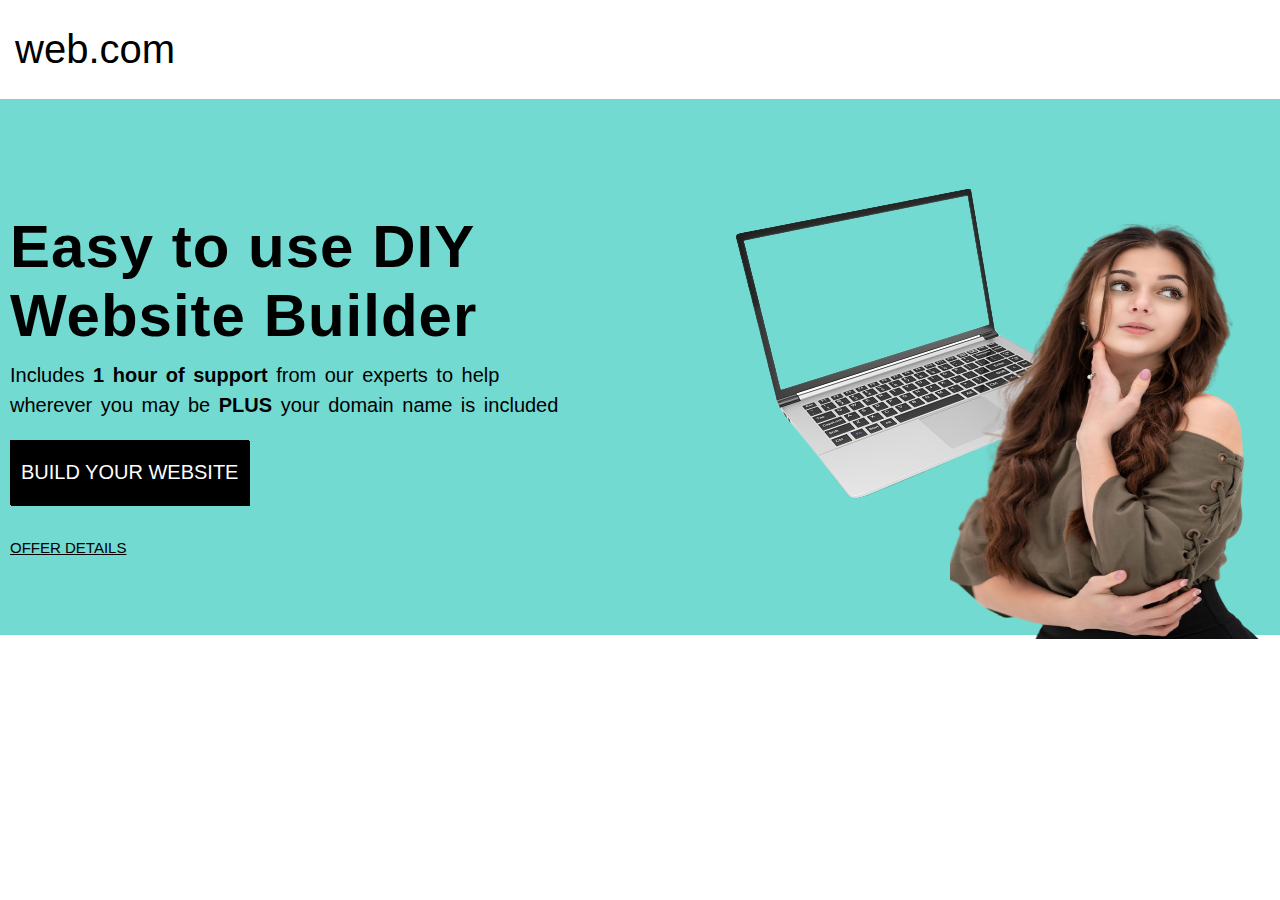
<file: leanWEB/index.html>
<!DOCTYPE html>
<html lang="en">
<head>
<title>WEB SITE</title>
<link rel="stylesheet" href="style.css">
<link rel="stylesheet" href="CSS/all.css">
<link rel="stylesheet" href="CSS/grid.css">
<link rel="stylesheet" href="CSS/normalize.css">
<link rel="stylesheet" href="CSS/ionicons.css">
</head>
<body>
<nav class="navbar">
    <h1 class="web"><a href="https://www.web.com " target="_blank" >web.com</a></h1>
</nav>
<section class="hero-section">
    <div class="row" >
    <div class="col span-1-of-2 left-side">
     <h1>Easy to use DIY Website Builder</h1>
    <p>Includes <b>1 hour of support</b> from our experts to help wherever you may be <b>PLUS</b> your domain name is included</p>
    <a href="#" class="button">BUILD YOUR WEBSITE</a><br>
    <a href="#" class="offer">OFFER DETAILS</p></a>
    </div>
    <div class="col span-1-of-2 right-side">
        <img class="cute-girl" src="img/images.png"alt="cute-girl">
        <img src="img/macbook.png" alt="macbook-img">
    </div>
     </div>
</section>
</body>
</html>
</file>
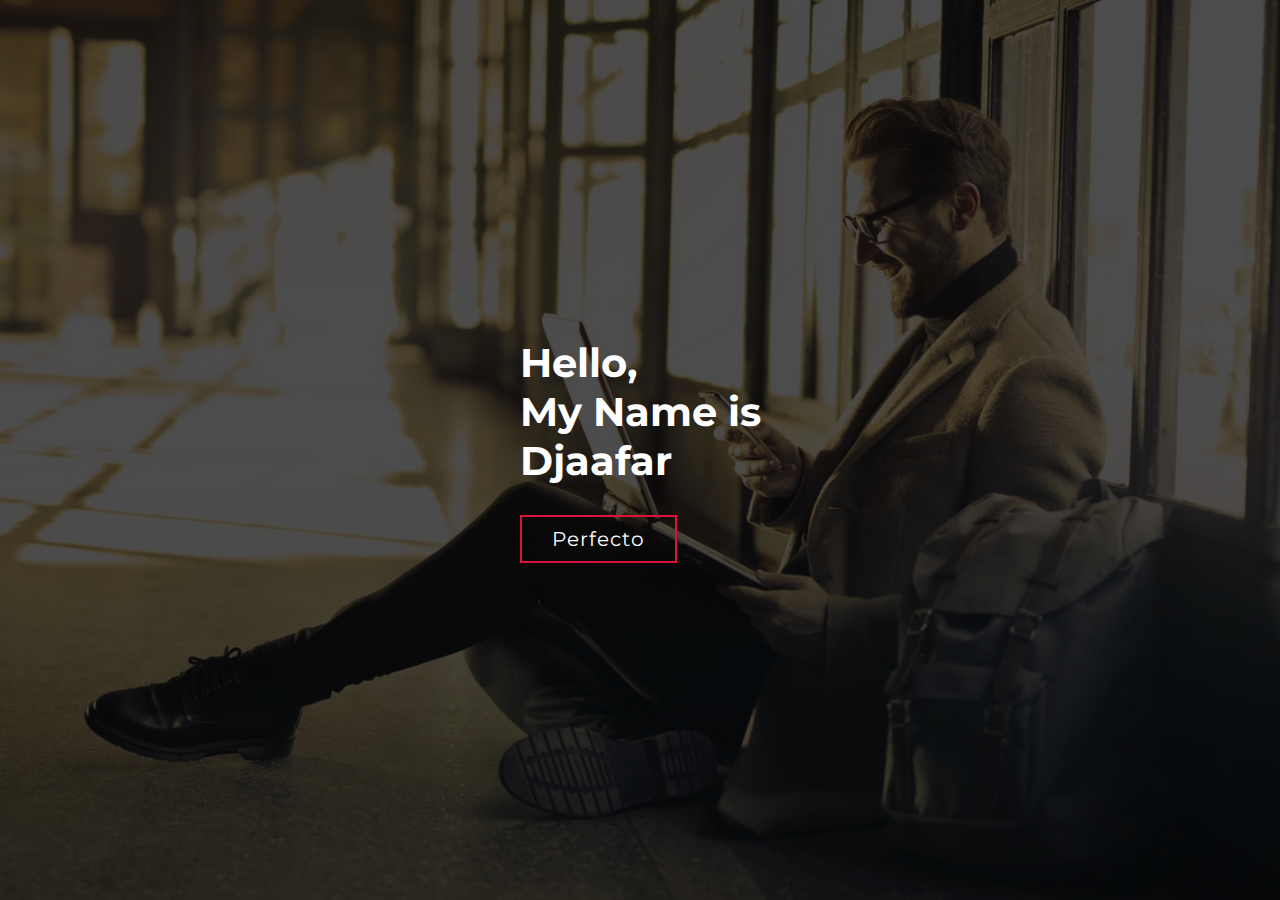
<file: practice web project/index.html>
<!DOCTYPE html >
<hmtl lang="en" >
<html>
<head>
    <link rel="stylesheet" href="style.css">
<title>Web Sites</title>
</head>
<body>
    <section id="hero">
<div class="hero container">
    <div>
    <h1>Hello,<span></span></h1>
    <h1>My Name is <span></span></h1>
    <h1>Djaafar <span></span></h1>
    <a href="#" type="button" class="cta">Perfecto</a>
    </div>
</div>

    </section>



</body>
</html>
</file>
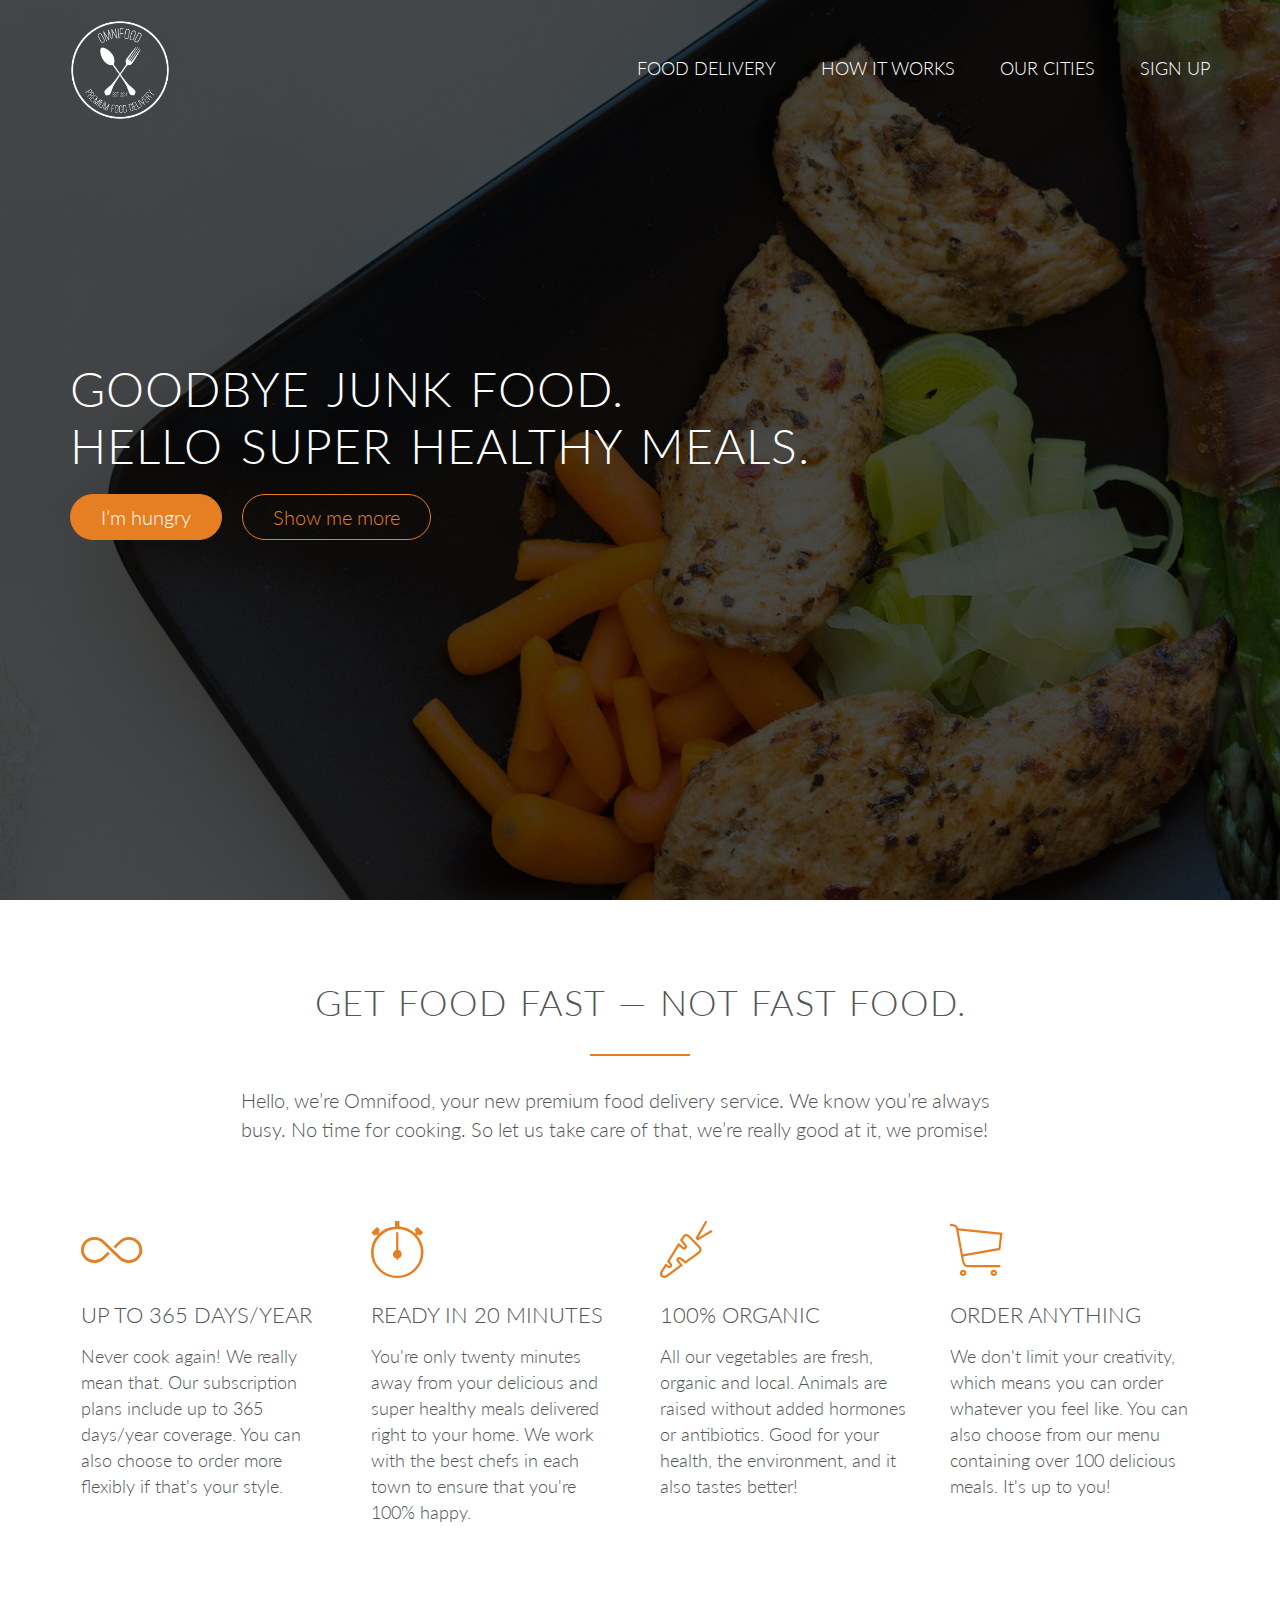
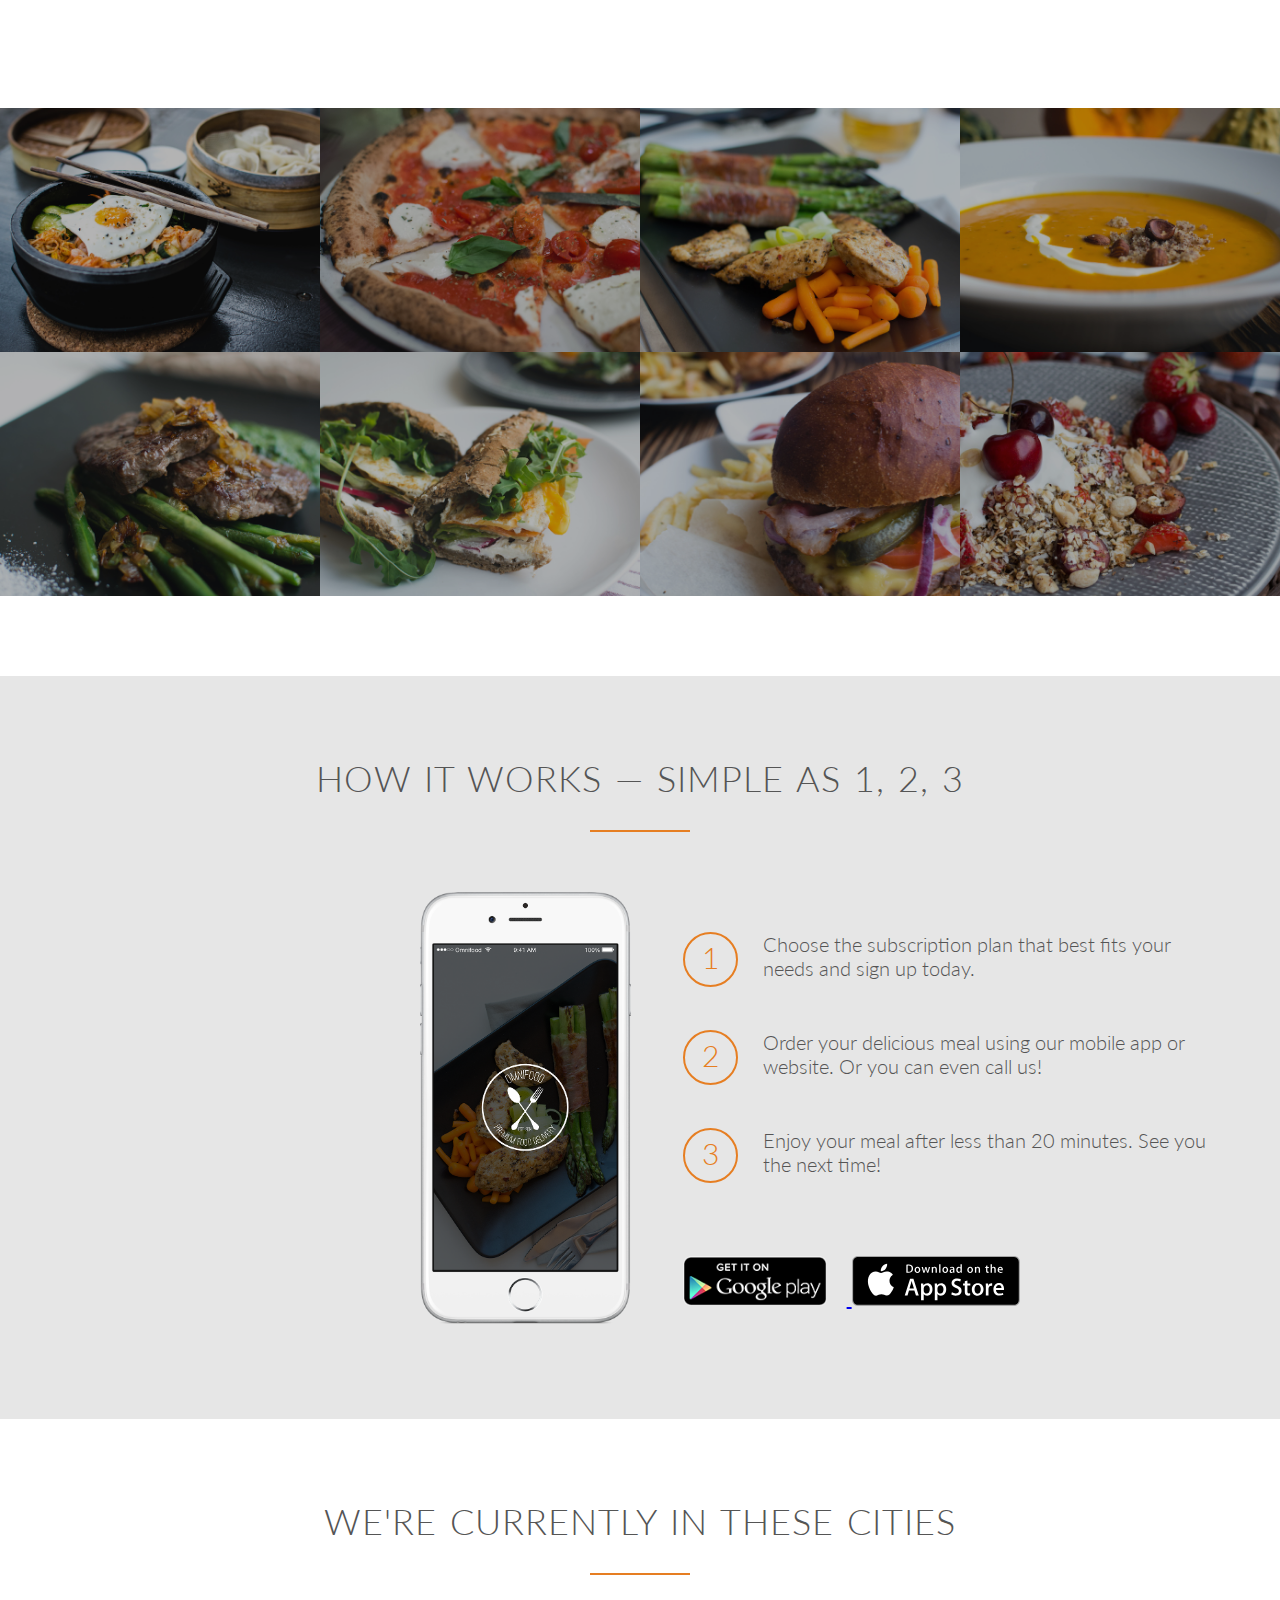
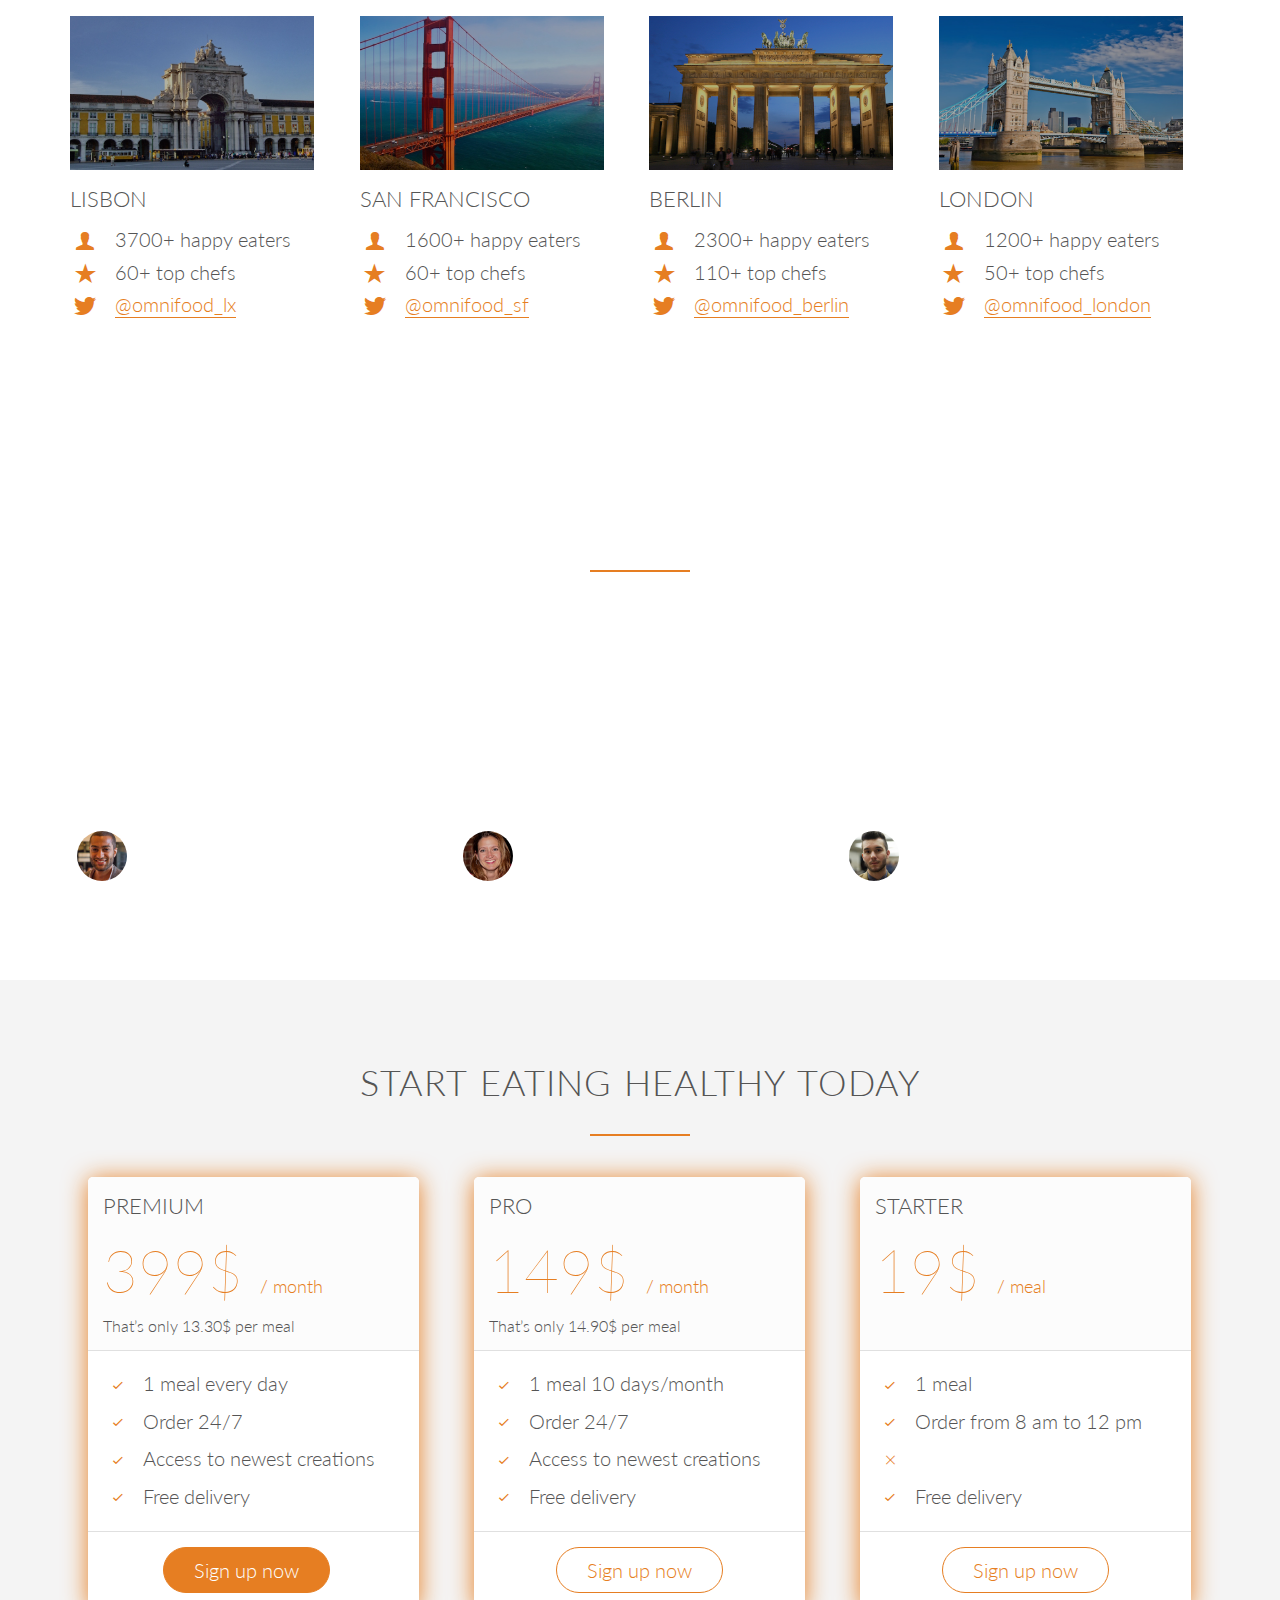
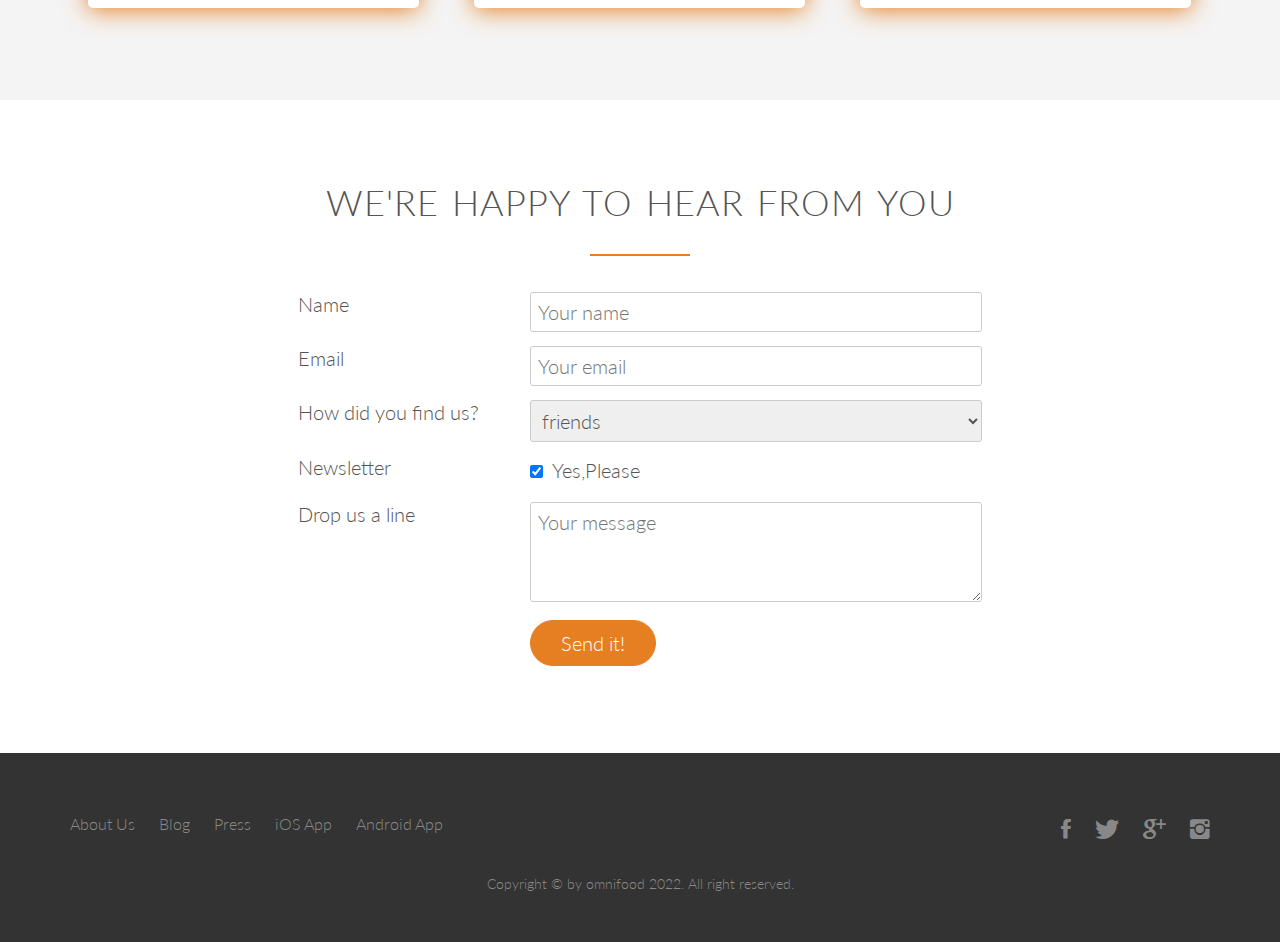
<file: web site project/index.html>
<!DOCTYPE html>
<html lang="en">
<head>
 <link rel="stylesheet" href="Vendors/css/normalize.css">
 <link rel="stylesheet" href="Vendors/css/grid.css">
 <link rel="stylesheet" href="Vendors/css/ionicons.min.css">
<link rel="stylesheet" href="resources/css/style.css">
<link href="https://fonts.googleapis.com/css2?family=Lato:ital,wght@0,100;0,300;0,400;1,300&family=Poppins&display=swap" rel="stylesheet">
<title>OmniFood</title>
 
</head>
<body>
  <header>
      <nav>
      <div class="row">
       <img src="resources/img/logo-white.png" alt="Omnifood logo " class="logo" >
        <ul class = "main-nav" >
          <li> <a href="#" >Food delivery</a></li>
          <li> <a href="#" >How it works</a></li>
          <li> <a href="#" >Our cities</a></li>
          <li> <a href="#" >Sign up</a></li>    
       </ul>    
      </div>
      
      </nav>
    <div class="hero-text-box">
      <h1>Goodbye junk food.<br>Hello super healthy meals.</h1>
      <a class = "btn btn-full" href="#">I’m hungry</a>
      <a class = "btn btn-ghost" href="#">Show me more</a>
    </div>
  </header> 
    <section class="section-features">
    <div class ="row">
        <h2>Get food fast &mdash; not fast food.</h2>
        <p class="long-copy">
            Hello, we’re Omnifood, your new premium food delivery service. We know you’re always busy. No time for cooking. So let us take care of that, we’re really good at it, we promise!
      </p>
    <div class="row">
       <div class="col span-1-of-4  box">
           <i class="ion-ios-infinite-outline icon-big "></i>
        <h3>Up to 365 days/year</h3>
           <p> Never cook again! We really mean that. Our subscription plans include up to 365 days/year coverage. You can also choose to order more flexibly if that's your style. </p>
        </div>
        <div class="col span-1-of-4 box">
            <i class="ion-ios-stopwatch-outline icon-big "></i>
            <h3>Ready in 20 minutes</h3>
            <p>You're only twenty minutes away from your delicious and super healthy meals delivered right to your home. We work with the best chefs in each town to ensure that you're 100% happy.</p>
        </div>
          <div class="col span-1-of-4 box">
              <i class="ion-ios-nutrition-outline icon-big "></i>
            <h3>100% organic</h3>
            <p>All our vegetables are fresh, organic and local. Animals are raised without added hormones or antibiotics. Good for your health, the environment, and it also tastes better!</p>
        </div>
          <div class="col span-1-of-4 box">
              <i class="ion-ios-cart-outline icon-big "></i>
            <h3>Order anything</h3>
            <p>We don't limit your creativity, which means you can order whatever you feel like. You can also choose from our menu containing over 100 delicious meals. It's up to you!</p>
        </div>
        </div>
    </div>
    </section>
    <section class="section-meals ">
      <ul class="meals-showcase clearfix" >
        <li>
          <figure class="meal-photo">
              <img src="resources/img/1.jpg" alt="Korean bibimbap with egg and vegetables">
            </figure>
        </li>
        <li>
          <figure class="meal-photo">
              <img src="resources/img/2.jpg" alt="Simple italian pizza with cherry tomatoes">
            </figure>
        </li><li>
          <figure class="meal-photo">
              <img src="resources/img/3.jpg" alt="Chicken breast steak with vegetables">
            </figure>
        </li>
          <li>
          <figure class="meal-photo">
              <img src="resources/img/4.jpg" alt="Autumn pumpkin soup">
            </figure>
        </li> 
     </ul>
        <ul class="meals-showcase clearfix">
        <li>
          <figure class="meal-photo">
              <img src="resources/img/5.jpg" alt="Paleo beef steak with vegetables">
            </figure>
        </li>
        <li>
          <figure class="meal-photo">
              <img src="resources/img/6.jpg" alt="Healthy baguette with egg and vegetables">
            </figure>
        </li><li>
          <figure class="meal-photo">
              <img src="resources/img/7.jpg" alt="Burger with cheddar and bacon">
            </figure>
        </li>
          <li>
          <figure class="meal-photo">
              <img src="resources/img/8.jpg" alt="Granola with cherries and strawberries">
            </figure>
        </li> 
     </ul>
    </section>
     <section class="section-steps">
       <div class="row" > 
         <h2 >How it works &mdash; Simple as 1, 2, 3</h2>
       </div>
       <div class="row">
         <div class="col span-1-of-2 steps-box">
           <img src="resources/img/app-iPhone.png" alt="Omnifood on iPhone" class="app-screen"> 
         </div>
         <div class="col span-1-of-2 steps-box">
           <div class="works-steps">
           <div>1</div>
           <p>Choose the subscription plan that best fits your needs and sign up today.</p>
           </div>
           <div class="works-steps">
            <div>2</div>
            <p>Order your delicious meal using our mobile app or website. Or you can even call us!</p>
            </div>
            <div class="works-steps">
              <div>3</div>
              <p>Enjoy your meal after less than 20 minutes. See you the next time!</p>
              </div>
          <a href="#" class="btn-app"> <img src="resources/img/download-app-android.png" alt="OmniFood on playsotre" > </a> 
           <a href="#" class="btn-app"> <img src="resources/img/download-app.svg" alt="OmniFood on iPhone" > </a>
         </div>

       </div>

     </section>
     <section class="section-cities">
       <div class="row">
         <h2>We're currently in these cities</h2>
       </div>
       <div class="row">
         <div class="col span-1-of-4">
           <figure class="cities-photo">
           <img  src="resources/img/lisbon-3.jpg" alt="Lisbon-city " class ="cities">
          </figure>
           <h3>Lisbon</h3>
           <ul class="state-cities">
             <li><i class="ion-person small-icon"></i> 3700+ happy eaters</li>
             <li><i class="ion-ios-star small-icon"></i> 60+ top chefs</li>
             <li><i class="ion-social-twitter small-icon"></i> <a href="#">@omnifood_lx</a></li>
           </ul>
         </div>
         <div class="col span-1-of-4">
           <figure class="cities-photo">
          <img  src="resources/img/san-francisco.jpg" alt="san-francisco-city " class ="cities">
        </figure>
          <h3>San Francisco</h3>
          <ul class="state-cities">
            <li><i class="ion-person small-icon"></i> 1600+ happy eaters</li>
            <li><i class="ion-ios-star small-icon"></i> 60+ top chefs</li>
            <li><i class="ion-social-twitter small-icon"></i> <a href="#">@omnifood_sf</a></li>
          </ul>
        </div>
        <div class="col span-1-of-4">
          <figure class="cities-photo">
          <img  src="resources/img/berlin.jpg" alt="Berlin-city " class ="cities">
          </figure>
          <h3>Berlin</h3>
          <ul class="state-cities">
            <li><i class="ion-person small-icon"></i> 2300+ happy eaters</li>
            <li><i class="ion-ios-star small-icon"></i> 110+ top chefs </li>
            <li><i class="ion-social-twitter small-icon"></i> <a href="#">@omnifood_berlin</a></li>
          </ul>
        </div>
        <div class="col span-1-of-4">
          <figure class="cities-photo">
          <img  src="resources/img/london.jpg" alt="london-city " class ="cities">
        </figure>
          <h3>London</h3>
          <ul class="state-cities">
            <li><i class="ion-person small-icon"></i> 1200+ happy eaters </li>
            <li><i class="ion-ios-star small-icon"></i> 50+ top chefs</li>
            <li><i class="ion-social-twitter small-icon"></i> <a href="#">@omnifood_london</a></li>
          </ul>
        </div>
       </div>
     </section>
     <section class="customers-section">
       <div class="row">
         <h2>Our customers can't live without us </h2>
       </div>
       <div class="row">
         <div class="col span-1-of-3">
           <blockquote>
            Omnifood is just awesome! I just launched a startup which leaves me with no time for cooking, so Omnifood is a life-saver. Now that I got used to it, I couldn't live without my daily meals!
            <cite><img src="resources/img/customer-1.jpg" alt="customer-img" > Alberto Duncan</cite>
           </blockquote>
         </div>
           <div class="col span-1-of-3">
            <blockquote>
              Inexpensive, healthy and great-tasting meals, delivered right to my home. We have lots of food delivery here in Lisbon, but no one comes even close to Omifood. Me and my family are so in love!
              <cite><img src="resources/img/customer-2.jpg" alt="customer-img" > Joana Silva</cite>
            </blockquote>
            </div>
            <div class="col span-1-of-3">
              <blockquote>
                I was looking for a quick and easy food delivery service in San Franciso. I tried a lot of them and ended up with Omnifood. Best food delivery service in the Bay Area. Keep up the great work!
                <cite><img src="resources/img/customer-3.jpg" alt="customer-img" > Milton Chapman</cite>
              </blockquote>
         </div>
       </div>
     </section>
     
     <section class="price-section">
         <div class="row">
           <h2>Start eating healthy today</h2>
         </div>
         <div class="row">
         <div class="col span-1-of-3">
           <div class="plan-box">
           <div>
             <h3>PREMIUM</h3>
             <p class="plan-price">399$ <span>/ month</span></p>
             <p class="plan-price-meal">That’s only 13.30$ per meal</p>
           </div>
           <div>
           <ul>
             <li><i class="ion-ios-checkmark-empty small-icon"></i>1 meal every day</li>
             <li><i class="ion-ios-checkmark-empty small-icon"></i>Order 24/7</li>
             <li><i class="ion-ios-checkmark-empty small-icon"></i>Access to newest creations</li>
             <li><i class="ion-ios-checkmark-empty small-icon"></i>Free delivery</li>
          </ul>
           </div>
          <div>
             <a href="#" class="btn btn-full">Sign up now</a>
           </div>
          </div>
         </div>
         <div class="col span-1-of-3">
           <div class="plan-box">
          <div>
            <h3>Pro</h3>
            <p class="plan-price">149$ <span>/ month</span></p>
            <p class="plan-price-meal">That’s only 14.90$ per meal</p>
          </div>
          <div>
          <ul>
            <li><i class="ion-ios-checkmark-empty small-icon"></i>1 meal 10 days/month</li>
            <li><i class="ion-ios-checkmark-empty small-icon"></i>Order 24/7</li>
            <li><i class="ion-ios-checkmark-empty small-icon"></i>Access to newest creations</li>
            <li><i class="ion-ios-checkmark-empty small-icon"></i>Free delivery</li>
         </ul>
          </div>
         <div>
            <a href="#" class="btn btn-ghost">Sign up now</a>
          </div>
        </div>
        </div>
        <div class="col span-1-of-3">
          <div class="plan-box">
          <div>
            <h3>Starter</h3>
            <p class="plan-price">19$ <span>/ meal</span></p>
            <p class="plan-price-meal">&nbsp;</p>
          </div>
          <div>
          <ul>
            <li><i class="ion-ios-checkmark-empty small-icon"></i>1 meal </li>
            <li><i class="ion-ios-checkmark-empty small-icon"></i>Order from 8 am to 12 pm</li>
            <li><i class="ion-ios-close-empty small-icon"></i></li>
            <li><i class="ion-ios-checkmark-empty small-icon"></i>Free delivery</li>
         </ul>
          </div>
         <div>
            <a href="#" class="btn btn-ghost">Sign up now</a>
          </div>
        </div>
         </div>
         </div>

     </section>

     <section class="section-form">
       <div class="row">
         <h2>We're happy to hear from you</h2>
       </div>
       <div class="row">
         <form method="post" action="#" class="contact-form">
       <div class="row">
         <div class="col span-1-of-3">
            <label for="name">Name</label>
         </div>
         <div class="col span-2-of-3" >
             <input type="text" name="name" id="name" placeholder="Your name" required> 
         </div>
       <div class="row">
          <div class="col span-1-of-3">
             <label for="email">Email</label>
          </div>
          <div class="col span-2-of-3" >
              <input type="email" name="email" id="email" placeholder="Your email" required> 
          </div>
       <div class="row">
            <div class="col span-1-of-3">
               <label for="find-us">How did you find us?</label>
            </div>
            <div class="col span-2-of-3" >
              <select name="find-us" id="find-us">
                <option value="friends" selected>friends</option>
                <option value="search">Search engine</option>
                <option value="AD">Advertisment</option>
                <option value="other">Other</option>
              </select>
            </div>
         <div class="row">
              <div class="col span-1-of-3">
                 <label >Newsletter</label>
              </div>
              <div class="col span-2-of-3" >
                  <input type="checkbox" name="news" id="news" checked> Yes,Please
              </div>
          <div class="row">
                <div class="col span-1-of-3">
                   <label >Drop us a line</label>
                </div>
                <div class="col span-2-of-3" >
                  <textarea name="message" id="message" cols="30" rows="5" placeholder="Your message"></textarea>
                </div>
          <div class="row">
                  <div class="col span-1-of-3">
                     <label >&nbsp;</label>
                  </div>
                  <div class="col span-2-of-3" >
                      <input type="submit" name="submit"  value="Send it!"> 
                  </div>
       
         </form>
       </div>

     </section>
     
     <footer>
       <div class="row">
         <div class="col span-1-of-2">
           <ul class="footer-nav">
             <li><a href="#">About Us</a></li>
             <li><a href="#">Blog</a></li>
             <li><a href="#">Press</a></li>
             <li><a href="#">iOS App</a></li>
             <li><a href="#">Android App</a></li>
           </ul>
         </div>
         <div class="col span-1-of-2">
           <ul class="social-media">
             <li><a href=""><i class="ion-social-facebook"></i></a></li>
             <li><a href=""><i class="ion-social-twitter"></i></a></li>
             <li><a href=""><i class="ion-social-googleplus"></i></a></li>
             <li><a href=""><i class="ion-social-instagram"></i></a></li>
           </ul>
         </div>
       </div>
       <div class="row">
         <p> Copyright &copy; by omnifood 2022. All right reserved. </p>
       </div>
     </footer>


</body>

</html>
<!--

Title: None

Navigation:
1. About us
2. Blog
3. Press
4. iOS App
5. Android App

Also include links to facebook, twitter, google+ and Instagram accounts.



-->
</file>
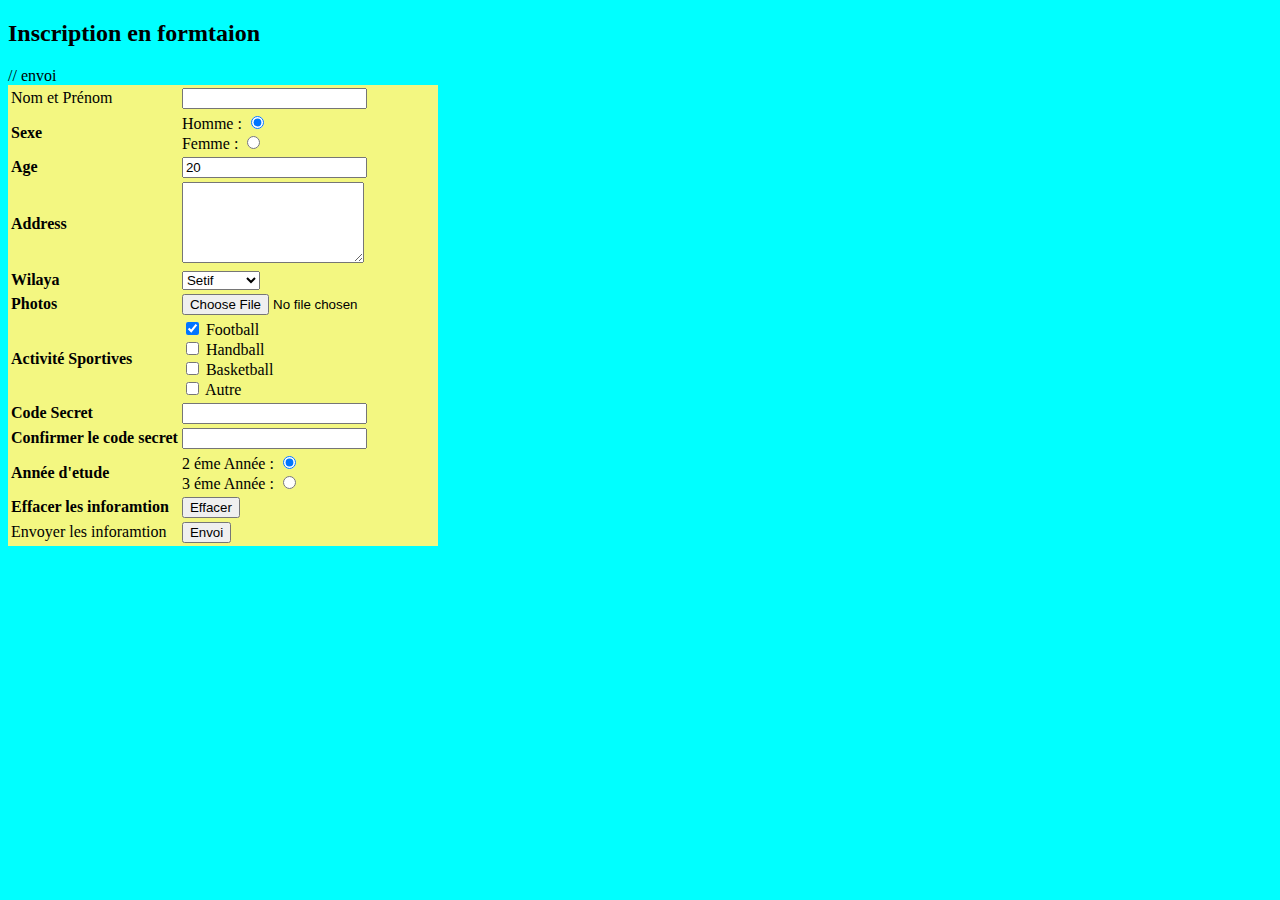
<file: Frontend From University/insecription.html>
<!DOCTYPE html>
<html lang="en">
<head>
    <script src="script.js"></script>
<title>INSCRIPRTION</title>
</head>
<body bgcolor="cyan" >
<h2>Inscription en formtaion</h2>
<form name="formulaire" onsubmit="return Validation()" > // envoi
<table bgcolor="#F3F781">
<tr>
    <td>Nom et Prénom</td>
    <td ><input type="text" name="nomE"></td>
</tr>
<tr>
    <td><b>Sexe</b></td>
    <td>Homme :
    <input type="radio" name="Sexe" id="Homme" checked><br>
     Femme :
    <input type="radio" name="Sexe" id="femmes">
    </td>
</tr>
<tr>
    <td><b>Age</b></td>
    <td><input type="number" name="Age" value="20"></td>
</tr>
<tr>
    <td><b>Address</b></td>
    <td><textarea cols="20" rows="5" name="adress"></textarea></td>
</tr>
<tr>
    <td><b>Wilaya</b></td>
    <td>
        <select name="wilaya">
        <option value="19" >Setif</option>
        <option value="01">Adrar</option>
        <option value="5">Batna</option>
        <option value="15">Tizi wazo</option>
        <option value="06">Bejia</option>
        <option value="16">Alger</option>
        </select>
    </td>
</tr>
<tr>
    <td><b>Photos</b></td>
    <td><input type="file" name="file" id="photo"></td>
</tr>
<tr>
    <td><b>Activité Sportives</b></td>
    <td>
        
        <input type="checkbox" name="Activité-Sportives" id="Football" checked> Football <br>
        <input type="checkbox" name="Activité-Sportives" id="Handball"> Handball <br>
        <input type="checkbox" name="Activité-Sportives" id="Basketball"> Basketball <br>
        <input type="checkbox" name="Activité-Sportives" id="Autre" > Autre <br>
    </td>
</tr>
<tr>
    <td><b>Code Secret</b></td>
    <td><input type="password" name="password1"></td>
</tr>
<tr>
    <td><b>Confirmer le code secret </b></td>
    <td><input type="password" name="password2"></td>
</tr>
<tr>
    <td><b>Année d'etude</b></td>
    <td>
        <label > 2 éme Année :</label>
        <input type="radio" name="Annee" id="2 éme" checked><br>
        <label >3 éme Année : </label>
        <input type="radio" name="Annee" id="3 éme"> <br>
    </td>
</tr>
<tr>
    <td><b>Effacer les inforamtion</b></td>
    <td><input type="reset" name="effacer" value="Effacer"></td>
</tr>
<tr>
    <td>Envoyer les inforamtion</td>
    <td><input type="submit" value="Envoi"></td>
</tr>
</table>
</body>

</html>
</file>
<file: leanWEB/style.css>
@import url('https://fonts.googleapis.com/css2?family=Fredoka:wght@300;400;500&family=Montserrat:wght@300;400;700&display=swap');
@import url('https://fonts.googleapis.com/css2?family=Fredoka:wght@300;400;500&family=Hubballi&family=Montserrat:wght@300;400;700&display=swap');
@import url('https://fonts.googleapis.com/css2?family=Fredoka:wght@300;400;500&family=Hubballi&family=Montserrat:wght@300;400;700&family=Work+Sans:ital,wght@0,100;0,400;0,500;0,600;0,700;1,200&display=swap');
*{
    padding: 0 ;
    margin: 0;
    box-sizing: border-box;
}
html{
 font-family:'Work Sans' , sans-serif ;
 font-size: 20px; 
 font-weight: 400 ;  
}
h1{
    font-weight: 400;
    padding-left: 15px;
    font-size: 40px;
}
.hero-section {
    background-color: #72DAD1;
    padding-top: 60px;
    padding-bottom: 40px;
    position: relative;
}
nav{
    background-color: white;
  

}
a{
    text-decoration: none;
    color: black;
}

.hero-section div  h1{
    margin-left: 10px;
    margin-bottom: 10px;
    font-weight: 700;
    letter-spacing: 1px;
    font-size: 60px;
    padding: 0;
}
.hero-section div  p {
    margin-left: 10px;
    font-weight: 100;
    margin-bottom: 25px;
    width: 89%;
    line-height: 150%;
    word-spacing: 3px;
}
.button{
    margin-left: 10px;
    display: inline-block;
    font-weight: 400;
    border: solid 1px black;
    padding-top: 20px ;
    padding-bottom: 20px;
    padding-left: 10px;
    padding-right: 10px;
    background-color: black;
    color: white;
    margin-top: -5px;
    margin-bottom: 30px ;
    box-shadow: 1px 1px black ;
    transition: 0.3s background-color , 0.3s border-radius;

}
.button:hover,
.button:active{
    background-color: rgba(0, 0, 0, 0.753);
    border-radius: 3px;
}
.offer {
text-decoration:underline;
font-size: 15px;
margin-left: 10px;
}
.cute-girl{
    position: absolute;
    height: 420px;
    width: 330px;
    float: right;
    left: 900px;
    top: 120px;
    margin-left: 50px;
}
.icon {
    color: black;
    font-size: 100px;
}
</file>
<file: leanWEB/CSS/grid.css>
/*  SECTIONS  ============================================================================= */

.section {
	clear: both;
	padding: 0px;
	margin: 0px;
}

/*  GROUPING  ============================================================================= */

.row {
    zoom: 1; /* For IE 6/7 (trigger hasLayout) */
}

.row:before,
.row:after {
    content:"";
    display:table;
}
.row:after {
    clear:both;
}

/*  GRID COLUMN SETUP   ==================================================================== */

.col {
	display: block;
	float:left;
	margin: 1% 0 1% 1.6%;
}

.col:first-child { margin-left: 0; } /* all browsers except IE6 and lower */


/*  REMOVE MARGINS AS ALL GO FULL WIDTH AT 480 PIXELS */

@media only screen and (max-width: 480px) {
	.col { 
		/*margin: 1% 0 1% 0%;*/
        margin: 0;
	}
}


/*  GRID OF TWO   ============================================================================= */


.span-2-of-2 {
	width: 100%;
}

.span-1-of-2 {
	width: 49.2%;
}

/*  GO FULL WIDTH AT LESS THAN 480 PIXELS */

@media only screen and (max-width: 480px) {
	.span-2-of-2 {
		width: 100%; 
	}
	.span-1-of-2 {
		width: 100%; 
	}
}


/*  GRID OF THREE   ============================================================================= */

	
.span-3-of-3 {
	width: 100%; 
}

.span-2-of-3 {
	width: 66.13%; 
}

.span-1-of-3 {
	width: 32.26%; 
}


/*  GO FULL WIDTH AT LESS THAN 480 PIXELS */

@media only screen and (max-width: 480px) {
	.span-3-of-3 {
		width: 100%; 
	}
	.span-2-of-3 {
		width: 100%; 
	}
	.span-1-of-3 {
		width: 100%;
	}
}

/*  GRID OF FOUR   ============================================================================= */

	
.span-4-of-4 {
	width: 100%; 
}

.span-3-of-4 {
	width: 74.6%; 
}

.span-2-of-4 {
	width: 49.2%; 
}

.span-1-of-4 {
	width: 23.8%; 
}


/*  GO FULL WIDTH AT LESS THAN 480 PIXELS */

@media only screen and (max-width: 480px) {
	.span-4-of-4 {
		width: 100%; 
	}
	.span-3-of-4 {
		width: 100%; 
	}
	.span-2-of-4 {
		width: 100%; 
	}
	.span-1-of-4 {
		width: 100%; 
	}
}


/*  GRID OF FIVE   ============================================================================= */

	
.span-5-of-5 {
	width: 100%;
}

.span-4-of-5 {
  	width: 79.68%; 
}

.span-3-of-5 {
  	width: 59.36%; 
}

.span-2-of-5 {
  	width: 39.04%;
}

.span-1-of-5 {
  	width: 18.72%;
}


/*  GO FULL WIDTH AT LESS THAN 480 PIXELS */

@media only screen and (max-width: 480px) {
	.span-5-of-5 {
		width: 100%; 
	}
	.span-4-of-5 {
		width: 100%; 
	}
	.span-3-of-5 {
		width: 100%; 
	}
	.span-2-of-5 {
		width: 100%; 
	}
	.span-1-of-5 {
		width: 100%; 
	}
}


/*  GRID OF SIX   ============================================================================= */


.span-6-of-6 {
	width: 100%;
}

.span-5-of-6 {
  	width: 83.06%;
}

.span-4-of-6 {
  	width: 66.13%;
}

.span-3-of-6 {
  	width: 49.2%;
}

.span-2-of-6 {
  	width: 32.26%;
}

.span-1-of-6 {
  	width: 15.33%;
}


/*  GO FULL WIDTH AT LESS THAN 480 PIXELS */

@media only screen and (max-width: 480px) {
	.span-6-of-6 {
		width: 100%; 
	}
	.span-5-of-6 {
		width: 100%; 
	}
	.span-4-of-6 {
		width: 100%; 
	}
	.span-3-of-6 {
		width: 100%; 
	}
	.span-2-of-6 {
		width: 100%; 
	}
	.span-1-of-6 {
		width: 100%; 
	}
}



/*  GRID OF SEVEN   ============================================================================= */


.span-7-of-7 {
	width: 100%;
}

.span-6-of-7 {
	width: 85.48%;
}

.span-5-of-7 {
  	width: 70.97%;
}

.span-4-of-7 {
  	width: 56.45%;
}

.span-3-of-7 {
  	width: 41.94%;
}

.span-2-of-7 {
  	width: 27.42%;
}

.span-1-of-7 {
  	width: 12.91%;
}


/*  GO FULL WIDTH AT LESS THAN 480 PIXELS */

@media only screen and (max-width: 480px) {
	.span-7-of-7 {
		width: 100%; 
	}
	.span-6-of-7 {
		width: 100%; 
	}
	.span-5-of-7 {
		width: 100%; 
	}
	.span-4-of-7 {
		width: 100%; 
	}
	.span-3-of-7 {
		width: 100%; 
	}
	.span-2-of-7 {
		width: 100%; 
	}
	.span-1-of-7 {
		width: 100%; 
	}
}


/*  GRID OF EIGHT   ============================================================================= */

	
.span-8-of-8 {
	width: 100%;
}

.span-7-of-8 {
	width: 87.3%; 
}

.span-6-of-8 {
	width: 74.6%; 
}

.span-5-of-8 {
	width: 61.9%; 
}

.span-4-of-8 {
	width: 49.2%; 
}

.span-3-of-8 {
	width: 36.5%;
}

.span-2-of-8 {
	width: 23.8%; 
}

.span-1-of-8 {
	width: 11.1%; 
}


/*  GO FULL WIDTH AT LESS THAN 480 PIXELS */

@media only screen and (max-width: 480px) {
	.span-8-of-8 {
		width: 100%; 
	}
	.span-7-of-8 {
		width: 100%; 
	}
	.span-6-of-8 {
		width: 100%; 
	}
	.span-5-of-8 {
		width: 100%; 
	}
	.span-4-of-8 {
		width: 100%; 
	}
	.span-3-of-8 {
		width: 100%; 
	}
	.span-2-of-8 {
		width: 100%; 
	}
	.span-1-of-8 {
		width: 100%; 
	}
}


/*  GRID OF NINE   ============================================================================= */


.span-9-of-9 {
	width: 100%;
}

.span-8-of-9 {
	width: 88.71%;
}

.span-7-of-9 {
	width: 77.42%; 
}

.span-6-of-9 {
	width: 66.13%; 
}

.span-5-of-9 {
	width: 54.84%; 
}

.span-4-of-9 {
	width: 43.55%; 
}

.span-3-of-9 {
	width: 32.26%;
}

.span-2-of-9 {
	width: 20.97%; 
}

.span-1-of-9 {
	width: 9.68%; 
}


/*  GO FULL WIDTH AT LESS THAN 480 PIXELS */

@media only screen and (max-width: 480px) {
	.span-9-of-9 {
		width: 100%; 
	}
	.span-8-of-9 {
		width: 100%; 
	}
	.span-7-of-9 {
		width: 100%; 
	}
	.span-6-of-9 {
		width: 100%; 
	}
	.span-5-of-9 {
		width: 100%; 
	}
	.span-4-of-9 {
		width: 100%; 
	}
	.span-3-of-9 {
		width: 100%; 
	}
	.span-2-of-9 {
		width: 100%; 
	}
	.span-1-of-9 {
		width: 100%; 
	}
}


/*  GRID OF TEN   ============================================================================= */


.span-10-of-10 {
	width: 100%;
}

.span-9-of-10 {
	width: 89.84%;
}

.span-8-of-10 {
	width: 79.68%;
}

.span-7-of-10 {
	width: 69.52%; 
}

.span-6-of-10 {
	width: 59.36%; 
}

.span-5-of-10 {
	width: 49.2%; 
}

.span-4-of-10 {
	width: 39.04%; 
}

.span-3-of-10 {
	width: 28.88%;
}

.span-2-of-10 {
	width: 18.72%; 
}

.span-1-of-10 {
	width: 8.56%; 
}


/*  GO FULL WIDTH AT LESS THAN 480 PIXELS */

@media only screen and (max-width: 480px) {
	.span-10-of-10 {
		width: 100%; 
	}
	.span-9-of-10 {
		width: 100%; 
	}
	.span-8-of-10 {
		width: 100%; 
	}
	.span-7-of-10 {
		width: 100%; 
	}
	.span-6-of-10 {
		width: 100%; 
	}
	.span-5-of-10 {
		width: 100%; 
	}
	.span-4-of-10 {
		width: 100%; 
	}
	.span-3-of-10 {
		width: 100%; 
	}
	.span-2-of-10 {
		width: 100%; 
	}
	.span-1-of-10 {
		width: 100%; 
	}
}


/*  GRID OF ELEVEN   ============================================================================= */

.span-11-of-11 {
	width: 100%;
}

.span-10-of-11 {
	width: 90.76%;
}

.span-9-of-11 {
	width: 81.52%;
}

.span-8-of-11 {
	width: 72.29%;
}

.span-7-of-11 {
	width: 63.05%; 
}

.span-6-of-11 {
	width: 53.81%; 
}

.span-5-of-11 {
	width: 44.58%; 
}

.span-4-of-11 {
	width: 35.34%; 
}

.span-3-of-11 {
	width: 26.1%;
}

.span-2-of-11 {
	width: 16.87%; 
}

.span-1-of-11 {
	width: 7.63%; 
}


/*  GO FULL WIDTH AT LESS THAN 480 PIXELS */

@media only screen and (max-width: 480px) {
	.span-11-of-11 {
		width: 100%; 
	}
	.span-10-of-11 {
		width: 100%; 
	}
	.span-9-of-11 {
		width: 100%; 
	}
	.span-8-of-11 {
		width: 100%; 
	}
	.span-7-of-11 {
		width: 100%; 
	}
	.span-6-of-11 {
		width: 100%; 
	}
	.span-5-of-11 {
		width: 100%; 
	}
	.span-4-of-11 {
		width: 100%; 
	}
	.span-3-of-11 {
		width: 100%; 
	}
	.span-2-of-11 {
		width: 100%; 
	}
	.span-1-of-11 {
		width: 100%; 
	}
}


/*  GRID OF TWELVE   ============================================================================= */

.span-12-of-12 {
	width: 100%;
}

.span-11-of-12 {
	width: 91.53%;
}

.span-10-of-12 {
	width: 83.06%;
}

.span-9-of-12 {
	width: 74.6%;
}

.span-8-of-12 {
	width: 66.13%;
}

.span-7-of-12 {
	width: 57.66%; 
}

.span-6-of-12 {
	width: 49.2%; 
}

.span-5-of-12 {
	width: 40.73%; 
}

.span-4-of-12 {
	width: 32.26%; 
}

.span-3-of-12 {
	width: 23.8%;
}

.span-2-of-12 {
	width: 15.33%; 
}

.span-1-of-12 {
	width: 6.86%; 
}


/*  GO FULL WIDTH AT LESS THAN 480 PIXELS */

@media only screen and (max-width: 480px) {
	.span-12-of-12 {
		width: 100%; 
	}
	.span-11-of-12 {
		width: 100%; 
	}
	.span-10-of-12 {
		width: 100%; 
	}
	.span-9-of-12 {
		width: 100%; 
	}
	.span-8-of-12 {
		width: 100%; 
	}
	.span-7-of-12 {
		width: 100%; 
	}
	.span-6-of-12 {
		width: 100%; 
	}
	.span-5-of-12 {
		width: 100%; 
	}
	.span-4-of-12 {
		width: 100%; 
	}
	.span-3-of-12 {
		width: 100%; 
	}
	.span-2-of-12 {
		width: 100%; 
	}
	.span-1-of-12 {
		width: 100%; 
	}
}
</file>
<file: practice web project/style.css>
@import url('https://fonts.googleapis.com/css2?family=Montserrat:wght@300;400;700&display=swap');
*{
    padding: 0;
    margin: 0;
    box-sizing: border-box;
}
html{
    font-size: 10px;
    font-family: 'Montserrat',sans-serif;  
}
a{
    text-decoration: none;
}
.container{
   min-height: 100vh;
    width: 100%;
    display: flex;
    align-items: center;
    justify-content: center;
}
/* the start of hero section */
#hero{
    background-image: url(img/hero-bg.png);
    background-size: cover;
    background-position: top center;
    position: relative;
    z-index: 1;
}
#hero::after {
    content: '';
    position: absolute;
    left: 0;
    top: 0;
    height: 100%;
    width: 100%;
    background-color: black;
    opacity: 0.7;
    z-index: -1;
}
#hero h1 {
    font-size: 4rem;
    width: fit-content;
    color: white;
    position: relative;
    display:block;
}
#hero h1 span{
    position: absolute;
    left: 0;
    top: 0;
    height: 100% ;
    width: 0%;
    background-color: crimson;
    animation : text_reveal_box 1s ease ;
    animation-delay : 1s;

}
#hero .cta{
    display: inline-block;
    padding : 10px 30px ;
    background-color: transparent;
    border: 2px solid crimson;
    color: white;
    margin-top: 30px;
    letter-spacing: .1rem;
    font-size:2rem;
    transform: uppercase;
    transition : 0.3s background-color,0.3s color  ;
}
#hero .cta:hover {
    color: white;
    background-color: crimson;
}

/* the end of hero section */
/* start of the key frames */
@keyframes text_reveal_box {
    50%{
        width: 100%;
        left : 0 ;
    }
    100%{
        width:0% ;
        left:100% ;
    }
}
</file>
<file: web site project/Vendors/css/grid.css>
/*  SECTIONS  ============================================================================= */

.section {
	clear: both;
	padding: 0px;
	margin: 0px;
}

/*  GROUPING  ============================================================================= */

.row {
    zoom: 1; /* For IE 6/7 (trigger hasLayout) */
}

.row:before,
.row:after {
    content:"";
    display:table;
}
.row:after {
    clear:both;
}

/*  GRID COLUMN SETUP   ==================================================================== */

.col {
	display: block;
	float:left;
	margin: 1% 0 1% 1.6%;
}

.col:first-child { margin-left: 0; } /* all browsers except IE6 and lower */


/*  REMOVE MARGINS AS ALL GO FULL WIDTH AT 480 PIXELS */

@media only screen and (max-width: 480px) {
	.col { 
		/*margin: 1% 0 1% 0%;*/
        margin: 0;
	}
}


/*  GRID OF TWO   ============================================================================= */


.span-2-of-2 {
	width: 100%;
}

.span-1-of-2 {
	width: 49.2%;
}

/*  GO FULL WIDTH AT LESS THAN 480 PIXELS */

@media only screen and (max-width: 480px) {
	.span-2-of-2 {
		width: 100%; 
	}
	.span-1-of-2 {
		width: 100%; 
	}
}


/*  GRID OF THREE   ============================================================================= */

	
.span-3-of-3 {
	width: 100%; 
}

.span-2-of-3 {
	width: 66.13%; 
}

.span-1-of-3 {
	width: 32.26%; 
}


/*  GO FULL WIDTH AT LESS THAN 480 PIXELS */

@media only screen and (max-width: 480px) {
	.span-3-of-3 {
		width: 100%; 
	}
	.span-2-of-3 {
		width: 100%; 
	}
	.span-1-of-3 {
		width: 100%;
	}
}

/*  GRID OF FOUR   ============================================================================= */

	
.span-4-of-4 {
	width: 100%; 
}

.span-3-of-4 {
	width: 74.6%; 
}

.span-2-of-4 {
	width: 49.2%; 
}

.span-1-of-4 {
	width: 23.8%; 
}


/*  GO FULL WIDTH AT LESS THAN 480 PIXELS */

@media only screen and (max-width: 480px) {
	.span-4-of-4 {
		width: 100%; 
	}
	.span-3-of-4 {
		width: 100%; 
	}
	.span-2-of-4 {
		width: 100%; 
	}
	.span-1-of-4 {
		width: 100%; 
	}
}


/*  GRID OF FIVE   ============================================================================= */

	
.span-5-of-5 {
	width: 100%;
}

.span-4-of-5 {
  	width: 79.68%; 
}

.span-3-of-5 {
  	width: 59.36%; 
}

.span-2-of-5 {
  	width: 39.04%;
}

.span-1-of-5 {
  	width: 18.72%;
}


/*  GO FULL WIDTH AT LESS THAN 480 PIXELS */

@media only screen and (max-width: 480px) {
	.span-5-of-5 {
		width: 100%; 
	}
	.span-4-of-5 {
		width: 100%; 
	}
	.span-3-of-5 {
		width: 100%; 
	}
	.span-2-of-5 {
		width: 100%; 
	}
	.span-1-of-5 {
		width: 100%; 
	}
}


/*  GRID OF SIX   ============================================================================= */


.span-6-of-6 {
	width: 100%;
}

.span-5-of-6 {
  	width: 83.06%;
}

.span-4-of-6 {
  	width: 66.13%;
}

.span-3-of-6 {
  	width: 49.2%;
}

.span-2-of-6 {
  	width: 32.26%;
}

.span-1-of-6 {
  	width: 15.33%;
}


/*  GO FULL WIDTH AT LESS THAN 480 PIXELS */

@media only screen and (max-width: 480px) {
	.span-6-of-6 {
		width: 100%; 
	}
	.span-5-of-6 {
		width: 100%; 
	}
	.span-4-of-6 {
		width: 100%; 
	}
	.span-3-of-6 {
		width: 100%; 
	}
	.span-2-of-6 {
		width: 100%; 
	}
	.span-1-of-6 {
		width: 100%; 
	}
}



/*  GRID OF SEVEN   ============================================================================= */


.span-7-of-7 {
	width: 100%;
}

.span-6-of-7 {
	width: 85.48%;
}

.span-5-of-7 {
  	width: 70.97%;
}

.span-4-of-7 {
  	width: 56.45%;
}

.span-3-of-7 {
  	width: 41.94%;
}

.span-2-of-7 {
  	width: 27.42%;
}

.span-1-of-7 {
  	width: 12.91%;
}


/*  GO FULL WIDTH AT LESS THAN 480 PIXELS */

@media only screen and (max-width: 480px) {
	.span-7-of-7 {
		width: 100%; 
	}
	.span-6-of-7 {
		width: 100%; 
	}
	.span-5-of-7 {
		width: 100%; 
	}
	.span-4-of-7 {
		width: 100%; 
	}
	.span-3-of-7 {
		width: 100%; 
	}
	.span-2-of-7 {
		width: 100%; 
	}
	.span-1-of-7 {
		width: 100%; 
	}
}


/*  GRID OF EIGHT   ============================================================================= */

	
.span-8-of-8 {
	width: 100%;
}

.span-7-of-8 {
	width: 87.3%; 
}

.span-6-of-8 {
	width: 74.6%; 
}

.span-5-of-8 {
	width: 61.9%; 
}

.span-4-of-8 {
	width: 49.2%; 
}

.span-3-of-8 {
	width: 36.5%;
}

.span-2-of-8 {
	width: 23.8%; 
}

.span-1-of-8 {
	width: 11.1%; 
}


/*  GO FULL WIDTH AT LESS THAN 480 PIXELS */

@media only screen and (max-width: 480px) {
	.span-8-of-8 {
		width: 100%; 
	}
	.span-7-of-8 {
		width: 100%; 
	}
	.span-6-of-8 {
		width: 100%; 
	}
	.span-5-of-8 {
		width: 100%; 
	}
	.span-4-of-8 {
		width: 100%; 
	}
	.span-3-of-8 {
		width: 100%; 
	}
	.span-2-of-8 {
		width: 100%; 
	}
	.span-1-of-8 {
		width: 100%; 
	}
}


/*  GRID OF NINE   ============================================================================= */


.span-9-of-9 {
	width: 100%;
}

.span-8-of-9 {
	width: 88.71%;
}

.span-7-of-9 {
	width: 77.42%; 
}

.span-6-of-9 {
	width: 66.13%; 
}

.span-5-of-9 {
	width: 54.84%; 
}

.span-4-of-9 {
	width: 43.55%; 
}

.span-3-of-9 {
	width: 32.26%;
}

.span-2-of-9 {
	width: 20.97%; 
}

.span-1-of-9 {
	width: 9.68%; 
}


/*  GO FULL WIDTH AT LESS THAN 480 PIXELS */

@media only screen and (max-width: 480px) {
	.span-9-of-9 {
		width: 100%; 
	}
	.span-8-of-9 {
		width: 100%; 
	}
	.span-7-of-9 {
		width: 100%; 
	}
	.span-6-of-9 {
		width: 100%; 
	}
	.span-5-of-9 {
		width: 100%; 
	}
	.span-4-of-9 {
		width: 100%; 
	}
	.span-3-of-9 {
		width: 100%; 
	}
	.span-2-of-9 {
		width: 100%; 
	}
	.span-1-of-9 {
		width: 100%; 
	}
}


/*  GRID OF TEN   ============================================================================= */


.span-10-of-10 {
	width: 100%;
}

.span-9-of-10 {
	width: 89.84%;
}

.span-8-of-10 {
	width: 79.68%;
}

.span-7-of-10 {
	width: 69.52%; 
}

.span-6-of-10 {
	width: 59.36%; 
}

.span-5-of-10 {
	width: 49.2%; 
}

.span-4-of-10 {
	width: 39.04%; 
}

.span-3-of-10 {
	width: 28.88%;
}

.span-2-of-10 {
	width: 18.72%; 
}

.span-1-of-10 {
	width: 8.56%; 
}


/*  GO FULL WIDTH AT LESS THAN 480 PIXELS */

@media only screen and (max-width: 480px) {
	.span-10-of-10 {
		width: 100%; 
	}
	.span-9-of-10 {
		width: 100%; 
	}
	.span-8-of-10 {
		width: 100%; 
	}
	.span-7-of-10 {
		width: 100%; 
	}
	.span-6-of-10 {
		width: 100%; 
	}
	.span-5-of-10 {
		width: 100%; 
	}
	.span-4-of-10 {
		width: 100%; 
	}
	.span-3-of-10 {
		width: 100%; 
	}
	.span-2-of-10 {
		width: 100%; 
	}
	.span-1-of-10 {
		width: 100%; 
	}
}


/*  GRID OF ELEVEN   ============================================================================= */

.span-11-of-11 {
	width: 100%;
}

.span-10-of-11 {
	width: 90.76%;
}

.span-9-of-11 {
	width: 81.52%;
}

.span-8-of-11 {
	width: 72.29%;
}

.span-7-of-11 {
	width: 63.05%; 
}

.span-6-of-11 {
	width: 53.81%; 
}

.span-5-of-11 {
	width: 44.58%; 
}

.span-4-of-11 {
	width: 35.34%; 
}

.span-3-of-11 {
	width: 26.1%;
}

.span-2-of-11 {
	width: 16.87%; 
}

.span-1-of-11 {
	width: 7.63%; 
}


/*  GO FULL WIDTH AT LESS THAN 480 PIXELS */

@media only screen and (max-width: 480px) {
	.span-11-of-11 {
		width: 100%; 
	}
	.span-10-of-11 {
		width: 100%; 
	}
	.span-9-of-11 {
		width: 100%; 
	}
	.span-8-of-11 {
		width: 100%; 
	}
	.span-7-of-11 {
		width: 100%; 
	}
	.span-6-of-11 {
		width: 100%; 
	}
	.span-5-of-11 {
		width: 100%; 
	}
	.span-4-of-11 {
		width: 100%; 
	}
	.span-3-of-11 {
		width: 100%; 
	}
	.span-2-of-11 {
		width: 100%; 
	}
	.span-1-of-11 {
		width: 100%; 
	}
}


/*  GRID OF TWELVE   ============================================================================= */

.span-12-of-12 {
	width: 100%;
}

.span-11-of-12 {
	width: 91.53%;
}

.span-10-of-12 {
	width: 83.06%;
}

.span-9-of-12 {
	width: 74.6%;
}

.span-8-of-12 {
	width: 66.13%;
}

.span-7-of-12 {
	width: 57.66%; 
}

.span-6-of-12 {
	width: 49.2%; 
}

.span-5-of-12 {
	width: 40.73%; 
}

.span-4-of-12 {
	width: 32.26%; 
}

.span-3-of-12 {
	width: 23.8%;
}

.span-2-of-12 {
	width: 15.33%; 
}

.span-1-of-12 {
	width: 6.86%; 
}


/*  GO FULL WIDTH AT LESS THAN 480 PIXELS */

@media only screen and (max-width: 480px) {
	.span-12-of-12 {
		width: 100%; 
	}
	.span-11-of-12 {
		width: 100%; 
	}
	.span-10-of-12 {
		width: 100%; 
	}
	.span-9-of-12 {
		width: 100%; 
	}
	.span-8-of-12 {
		width: 100%; 
	}
	.span-7-of-12 {
		width: 100%; 
	}
	.span-6-of-12 {
		width: 100%; 
	}
	.span-5-of-12 {
		width: 100%; 
	}
	.span-4-of-12 {
		width: 100%; 
	}
	.span-3-of-12 {
		width: 100%; 
	}
	.span-2-of-12 {
		width: 100%; 
	}
	.span-1-of-12 {
		width: 100%; 
	}
}
</file>
<file: web site project/resources/css/style.css>
/*
Orange color: #e67e22

*/


/* ----------------------------------------------- */
/* BASIC SETUP */
/* ----------------------------------------------- */

* {
    margin: 0;
    padding: 0;
    box-sizing: border-box;
}

html {
    background-color: #fff;
    color: #555;
    font-family: 'Lato', 'Arial', sans-serif;
    font-weight: 300;
    font-size: 20px;
    text-rendering: optimizeLegibility;
    overflow-x: hidden;
}
.clearfix { zoom: 1}
.clearfix::after {
    content: '.';
    clear: both;
    display: block;
    height: 0;
    visibility: hidden ;
}

/* ----------------------------------------------- */
/* REUSABLE COMPONENTS */
/* ----------------------------------------------- */


.row {
    max-width: 1140px;
    margin: 0 auto;
}

section {
    padding: 80px 0;
}

.box {
    padding: 1%;
}

/* ----- HEADINGS ----- */
h1,
h2,
h3 {
    font-weight: 300;
    text-transform: uppercase;
}

h1 {
    margin-top: 0;
    margin-bottom: 20px;
    color: #fff;
    font-size: 240%;
    word-spacing: 4px;
    letter-spacing: 1px;
}

h2 {
    font-size: 180%;
    word-spacing: 2px;
    text-align: center;
    margin-bottom: 30px;
    letter-spacing: 1px;
}

h3 {
    font-size: 110%;
    margin-bottom: 15px;
}

h2:after {
    display: block;
    height: 2px;
    background-color: #e67e22;
    content: " ";
    width: 100px;
    margin: 0 auto;
    margin-top: 30px;
}

/* ----- PARAGRAPHS ----- */
.long-copy {
    line-height: 145%;
    width: 68%;
    margin-left: 15%;
    margin-bottom: 40px ;
}

.box p {
    font-size: 90%;
    line-height: 145%;
}


/* ----- ICONS ----- */
.icon-big {
    font-size: 350%;
    display: block;
    color: #e67e22;
    margin-bottom: 10px;
}

/* ----- LINKS ----- */

/* ----- BUTTONS ----- */

.btn:link,
.btn:visited,
input[type=submit] {
    display: inline-block;
    padding: 10px 30px;
    font-weight: 300;
    text-decoration: none;
    border-radius: 200px;
    transition: background-color 0.2s, border 0.2s, color 0.2s;
}
.btn:hover,
.btn:active,
input[type=submit]:hover,
input[type=submit]:active{
    background-color: #cf6d17;
}

.btn-ghost:link,
.btn-ghost:visited {
    border: 1px solid #e67e22;
    color: #e67e22;
}
.btn-full:link,
.btn-full:visited,
input[type=submit] {
    background-color: #e67e22;
    border: 1px solid #e67e22;
    color: #fff;
    margin-right: 15px;
}

.btn-full:hover,
.btn-full:active {
    background-color: #cf6d17;
    border: 1px solid #cf6d17;
}

.btn-ghost:hover,
.btn-ghost:active {
    border: 1px solid #cf6d17;
    color: #fff;
}


/* ----------------------------------------------- */
/* HEADER */
/* ----------------------------------------------- */

header {
    
    background-image: linear-gradient(rgba(0, 0, 0, 0.7), rgba(0, 0, 0, 0.7)), url(img/hero.jpg);
    background-attachment: fixed;
    background-position: center;
    height: 100vh;
}

.hero-text-box {
    position: absolute;
    width: 1140px;
    top: 50%;
    left: 50%;
    transform: translate(-50%, -50%);
}

.logo {
    height: 100px;
    width: auto;
    float: left;
    margin-top: 20px;
}



/* Main navi */
.main-nav {
    float: right;
    list-style: none;
    margin-top: 55px;
}

.main-nav li {
    display: inline-block;
    margin-left: 40px;
}

.main-nav li a:link,
.main-nav li a:visited {
    padding: 8px 0;
    color: #fff;
    text-decoration: none;
    text-transform: uppercase;
    font-size: 90%;
    border-bottom: 2px solid transparent;
    transition: border-bottom 0.2s;
}

.main-nav li a:hover,
.main-nav li a:active {
    border-bottom: 2px solid #e67e22;
}

    /*------ meals --------*/
.meals-showcase{
list-style: none ;
    width:100% ;
}
.meals-showcase li{
    display: block ;
    width:25% ;
    float: left ;
}
.meal-photo{
    background-color: #000 ;
    width: 100% ;
    margin: 0 ;
    overflow: hidden ;
}
.meal-photo img{
    opacity: 70% ;
    width: 100% ;
    height: auto ;
    transform: scale(1.15) ;
    transition: transform 0.5s , opacity 0.5s;
}
.meal-photo img:hover{
        transform: scale(1.003) ;
        opacity: 100% ;
}
.fa-regular fa-circle-1 {
    color: orange ;
}




/* ----------------------------------------------- */
/* How it work */
/* ----------------------------------------------- */
.section-steps{
    background-color: #e6e6e6;
}
.steps-box:first-child{
    text-align: right;
    padding-left: 3%;
    margin-top: 30px;


}
.steps-box:last-child{
    padding-left: 3%;
    margin-top: 70px;

}
.app-screen{
    width: 40%; 
}
.works-steps{
margin-bottom: 50px ;
}
.works-steps:last-of-type{
    margin-bottom: 80px ;
}
.works-steps div{
    color:#e67e22 ;
    display: inline-block;
    border: 2px solid #e67e22;
    border-radius: 50%;
    height: 55px;
    width: 55px;
    text-align: center;
padding-top: 5px;
float: left;
margin-right: 25px ;
font-size: 150%;
}
.btn-app img
{
height: 50px;
width: auto;
margin-right: 20px;
}
/*------ CITIES ------*/
.cities-photo{
    background-color: #000;
    width: 90%;
    margin: 0;
    margin-bottom: 15px;
    overflow: hidden;
}
.cities{
    height: 150px;
    width: 110%;
    opacity: 70%;
    text-align: left;
    transform: scale(1.10);
    transition:opacity 0.5s , transform 0.5s;
}
.cities:hover{
    transform: scale(1.01);
    opacity: 100%;
}
.state-cities{
    list-style: none;
}
.state-cities li{
    margin-bottom: 5px;
}
.small-icon{
    display: inline-block;
    width: 30px;
    text-align: center;
    color: #e67e22;
    margin-right:10px ;
    font-size: 120%;
    /* how to make text aligne and icons */
    height: 120%;
    vertical-align: middle;
    margin-top:-4px ;
}
.state-cities li a:link,
.state-cities li a:visited{
    color: #e67e22;
    text-decoration: none;
    border-bottom: 1px solid #e67e22;
    padding-bottom: 1px  ;
    transition: border-bottom 0.2s , color 0.2s;
}
.state-cities li a:hover,
.state-cities li a:active{
    color: #555;
    border-bottom: 1px solid transparent;
}

/*--------- plan price ----------*/

.price-section{
    background-color: #f4f4f4;
}
.plan-box{
    background-color: #fff;
    border-radius: 5px;
    width:90%;
    margin-left: 5%;
    box-shadow: 0px 2px 25px #e67e22;
}
.plan-box div{
    padding: 15px;
    border-bottom: 1px solid rgb(224, 224, 224);
}
.plan-price{
    font-weight: 100;
    font-size: 300%;
    color: #e67e22;
    margin-bottom: 10px;
}
.plan-box div:first-child{
    background-color: #fcfcfc;
    border-top-left-radius: 5px;
    border-top-right-radius: 5px;
   

}
.plan-box div:last-child{
    text-align: center;
    border: 0;
}

.plan-price span{
    font-weight: 300;
    font-size: 30%;
}
.plan-price-meal{
    font-size: 80%;
}
.plan-box ul{
    list-style : none ;
}
.plan-box ul li{
    padding: 5px 0;
}


/*--------- CUSTOMERS ----------*/

.customers-section{
    background-image:linear-gradient(hsla(0, 0%, 0%, 0.8),rgba(0, 0, 0, 0.8)) , url(img/back-customers.jpg) ;
    background-size: cover;
    color: white;
    background-attachment: fixed;
}
blockquote{
    padding: 2%;
font-style: italic;
line-height: 145%;
position: relative ;
margin-top: 40px;
}
blockquote:before{
    content: "\201C";
    display : block ;
    font-size : 500% ;
    position : absolute ;
    top : -5px ;
    left : -5px ;

}
cite{
    display: block;
    font-size: 90%;
    margin-top: 25px;
}
cite img{
    border-radius:50% ;
    height : 50px ;
    margin-right: 10px;
    vertical-align : middle;
}

/*-------- contact form ---------*/

.contact-form{
    width: 60%;
    margin: 0 auto;
}

input[type=text],
input[type=email],
select,
textarea {
    width: 100%;
    border-radius: 3px;
    padding: 7px;
    border : 1px solid #ccc ;
}

textarea{
height: 100px;
}

input[type=checkbox]{
    margin: 10px 5px 10px 0px ;
}
*:focus{
    outline: none;
}

/*--------footer---------*/

footer{
    background-color: #333;
    padding : 50px ;
    font-size: 80%;
}
.footer-nav{
    list-style:none;
    float:left ;
}
.social-media{
    list-style:none ;
    float:right;
}
.social-media li,
.footer-nav li {
    display: inline-block;
    margin-right : 20px;
}
.social-media li:last-child,
.footer-nav li:last-child {
    margin-right : 0px ;
}
.social-media li a:link ,
.social-media li a:visited ,
.footer-nav li a:link ,
.footer-nav li a:visited {
text-decoration : none ;
color:#888 ;
transition : color 0.2s ;
}

.social-media li a:link ,
.social-media li a:visited {
 font-size: 160%;
}

.footer-nav li a:hover ,
.footer-nav li a:active {
    color: #ddd;
}

footer p {
    font-size : 90% ;
    text-align : center ;
    color: #888;
    margin-top : 20px ;
}

.ion-social-facebook,
.ion-social-twitter,
.ion-social-instagram ,
.ion-social-googleplus {
transition: color 0.2s;
}

.ion-social-facebook:hover{
    color : #1877f2 ;
}
.ion-social-googleplus:hover{
    color : #ea4335 ;
}
.ion-social-twitter:hover{
    color : #1da1f2 ;
}
.ion-social-instagram:hover{
    color : #c32aa3;
}
</file>
